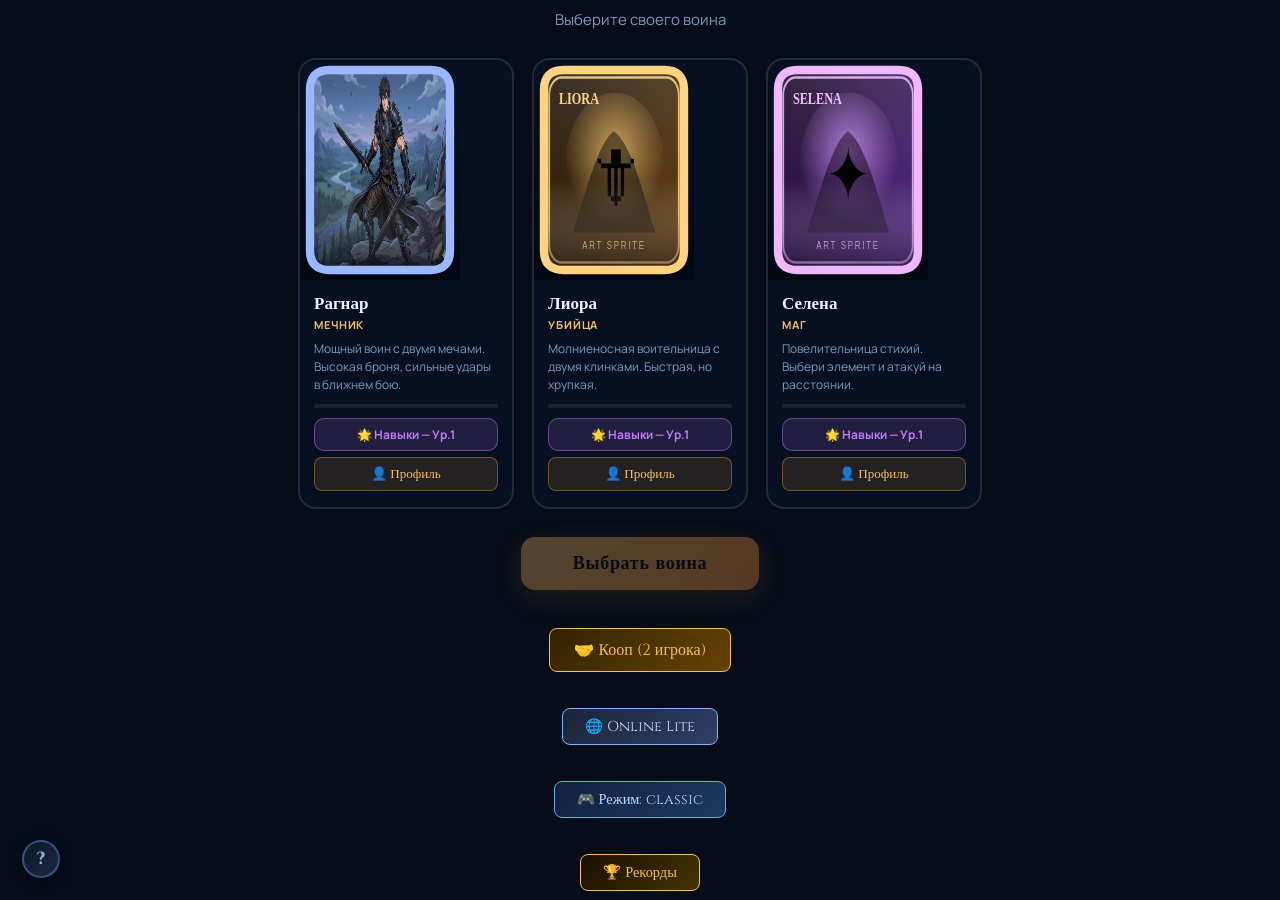
<file: index.html>
<!doctype html>
<html lang="ru">
<head>
  <meta charset="UTF-8" />
  <meta name="viewport" content="width=device-width, initial-scale=1.0" />
  <title>Клинок и Аркана</title>
  <link rel="preconnect" href="https://fonts.googleapis.com" />
  <link rel="preconnect" href="https://fonts.gstatic.com" crossorigin />
  <link href="https://fonts.googleapis.com/css2?family=Cinzel:wght@500;700&family=Manrope:wght@400;600;700;800&display=swap" rel="stylesheet" />
  <link rel="stylesheet" href="style.css" />
</head>
<body>

  <!-- ══ ГЛАВНОЕ МЕНЮ ══ -->
  <div id="menuScreen" class="screen active">
    <canvas id="menuBg"></canvas>
    <div class="menu-overlay">
      <div class="menu-logo">
        <p class="kicker">Тактическая Арена</p>
        <h1>Клинок и Аркана</h1>
        <p class="tagline">Выберите своего воина</p>
      </div>

      <div class="hero-select">
        <div class="hero-card" data-hero="knight">
          <canvas class="hero-preview" width="160" height="220"></canvas>
          <div class="hero-info">
            <h3>Рагнар</h3>
            <p class="hero-class">Мечник</p>
            <p class="hero-desc">Мощный воин с двумя мечами. Высокая броня, сильные удары в ближнем бою.</p>

            <div class="hero-xp-bar"><div class="hero-xp-fill" id="xpbar-knight" style="width:0%"></div></div>
            <button class="btn-skills" onclick="showSkillTree('knight')">🌟 Навыки <span id="sklv-knight"></span></button>
            <button class="btn-profile">👤 Профиль</button>
          </div>
        </div>

        <div class="hero-card" data-hero="assassin">
          <canvas class="hero-preview" width="160" height="220"></canvas>
          <div class="hero-info">
            <h3>Лиора</h3>
            <p class="hero-class">Убийца</p>
            <p class="hero-desc">Молниеносная воительница с двумя клинками. Быстрая, но хрупкая.</p>

            <div class="hero-xp-bar"><div class="hero-xp-fill" id="xpbar-assassin" style="width:0%"></div></div>
            <button class="btn-skills" onclick="showSkillTree('assassin')">🌟 Навыки <span id="sklv-assassin"></span></button>
            <button class="btn-profile">👤 Профиль</button>
          </div>
        </div>

        <div class="hero-card" data-hero="mage">
          <canvas class="hero-preview" width="160" height="220"></canvas>
          <div class="hero-info">
            <h3>Селена</h3>
            <p class="hero-class">Маг</p>
            <p class="hero-desc" id="mageDesc">Повелительница стихий. Выбери элемент и атакуй на расстоянии.</p>

            <div class="hero-xp-bar"><div class="hero-xp-fill" id="xpbar-mage" style="width:0%"></div></div>
            <button class="btn-skills" onclick="showSkillTree('mage')">🌟 Навыки <span id="sklv-mage"></span></button>
            <button class="btn-profile">👤 Профиль</button>
          </div>
        </div>
      </div>

      <button id="startBtn" class="btn-start" disabled>Выбрать воина</button>
      <button id="dungeonBtn" class="btn-start" disabled style="margin-top:8px;background:linear-gradient(135deg,#1a0828,#2d0a4e);border-color:#8844cc;box-shadow:0 0 18px #8844cc88;">⚔ Подземелье</button>
    </div>
  </div>

  <!-- ══ КНОПКА ПРАВИЛ ══ -->
  <button id="helpBtn" class="help-btn" title="Правила игры">?</button>

  <!-- ══ МОДАЛ ПРАВИЛ ══ -->
  <div id="helpModal" class="modal-backdrop" style="display:none">
    <div class="modal-box">
      <button class="modal-close" id="helpClose">×</button>
      <h2>Руководство игрока</h2>

      <div class="rules-section">
        <div class="rules-icon">⚔️</div>
        <div>
          <strong>Цель</strong>
          <p>Выживай волна за волной, побеждая всех монстров. Каждые 5 волн — босс.
          После волны выбирай улучшение для героя.</p>
        </div>
      </div>

      <div class="rules-section">
        <div class="rules-icon">🏃</div>
        <div>
          <strong>Движение</strong>
          <p><kbd>WASD</kbd> или <kbd>↑↓←→</kbd> — перемещение по арене.<br>
          <kbd>Shift</kbd> — перекат с <strong>0.3 с неуязвимости</strong>. Используй чтобы уйти от удара.</p>
        </div>
      </div>

      <div class="rules-section">
        <div class="rules-icon">🗡️</div>
        <div>
          <strong>Бой</strong>
          <p><kbd>ЛКМ</kbd> или <kbd>Пробел</kbd> — атака в ближнем бою.<br>
          3 удара подряд — <strong>КОМБО</strong> ×2.2 урон!<br>
          Маг атакует снарядами на расстоянии.</p>
        </div>
      </div>

      <div class="rules-section">
        <div class="rules-icon">✨</div>
        <div>
          <strong>Способности</strong>
          <p><kbd>Q</kbd> — способность 1, <kbd>E</kbd> — способность 2.<br>
          Каждая имеет кулдаун (чёрная полоска на иконке).</p>
        </div>
      </div>

      <div class="rules-section">
        <div class="rules-icon">💎</div>
        <div>
          <strong>Прокачка</strong>
          <p>За убийства монстров и боссов получай ОПыт и повышай УРОВЕНь.<br>
          Каждый уровень: <strong>+15% HP</strong>, <strong>+10% атака</strong>.
          Монстры иногда бросают монеты 🪙 или зелье 🧄.</p>
        </div>
      </div>

      <div class="rules-section">
        <div class="rules-icon">👥</div>
        <div>
          <strong>Кооператив</strong>
          <p>Нажми <em>"🤝 Кооп"</em> для игры вдвоём на одной клавиатуре.<br>
          P2: <kbd>IJKL</kbd> движение, <kbd>L</kbd> атака, <kbd>U</kbd>/<kbd>O</kbd> способности, <kbd>P</kbd> перекат.</p>
        </div>
      </div>

      <div class="rules-section">
        <div class="rules-icon">🏙️</div>
        <div>
          <strong>Арены</strong>
          <p>Арена меняется после каждой волны: <strong>Замок</strong>, <strong>Подземелье</strong>, <strong>Лес</strong>.<br>
          Враги становятся сильнее с каждой волной.</p>
        </div>
      </div>

      <button class="modal-ok" id="helpOk">Понятно!</button>
    </div>
  </div>

  <!-- ══ ИГРОВОЙ ЭКРАН ══ -->
  <div id="gameScreen" class="screen">
    <div class="game-hud">
      <div class="hud-left">
        <div class="hud-hero">
          <div class="hud-portrait" id="hudPortrait"><div class="hud-lv-badge" id="hudLevel">Lv.1</div></div>
          <div class="hud-bars">
            <div class="hud-name" id="hudName">—</div>
            <div class="bar-row"><span>HP</span>
              <div class="bar-wrap"><div id="hpBar" class="bar hp-bar" style="width:100%"></div></div>
              <span id="hpVal">—</span>
            </div>
            <div class="bar-row" id="mpRow"><span id="resourceLabel">MP</span>
              <div class="bar-wrap"><div id="mpBar" class="bar mp-bar" style="width:100%"></div></div>
              <span id="mpVal">—</span>
            </div>
            <div class="bar-row" id="xpRow"><span>XP</span>
              <div class="bar-wrap"><div id="xpBar" class="bar xp-bar" style="width:0%"></div></div>
              <span id="xpVal">0/100</span>
            </div>
          </div>
        </div>
        <div class="abilities">
          <div class="ability" id="ab1"><kbd>Q</kbd><span id="ab1Name">—</span><div class="cd-overlay" id="ab1Cd"></div></div>
          <div class="ability" id="ab2"><kbd>E</kbd><span id="ab2Name">—</span><div class="cd-overlay" id="ab2Cd"></div></div>
        </div>
      </div>
      <div class="hud-center" id="waveInfo">
        <div class="badge">Волна <span id="waveNum">1</span></div>
        <div class="badge">Монстров: <span id="mobCount">0</span></div>
      </div>
      <div class="hud-right">
        <button id="camModeBtn" class="btn-hud">Камера: Сзади</button>
        <div class="cam-zoom-box">
          <button id="camZoomOut" class="btn-hud cam-zoom-btn">-</button>
          <span id="camZoomVal" class="cam-zoom-val">100%</span>
          <button id="camZoomIn" class="btn-hud cam-zoom-btn">+</button>
        </div>
        <button id="menuBtn" class="btn-hud">Меню</button>
      </div>
    </div>

    <canvas id="arena" width="1100" height="620"></canvas>

    <div class="controls-hint">
      <span><kbd>WASD</kbd> / <kbd>↑↓←→</kbd> движение</span>
      <span><kbd>ЛКМ</kbd> / <kbd>Пробел</kbd> атака</span>
      <span><kbd>Shift</kbd> перекат</span>
      <span><kbd>Q</kbd> способность 1</span>
      <span><kbd>E</kbd> способность 2</span>
      <span><kbd>R</kbd>/<kbd>F</kbd> доп.навыки</span>
      <span><kbd>G</kbd> умение оружия</span>
      <span><kbd>1-4</kbd> зелья</span>
      <span><kbd>Tab</kbd> инвентарь</span>
      <span><kbd>C</kbd> смена камеры</span>
      <span><kbd>[</kbd>/<kbd>]</kbd> зум</span>
      <span class="hint-sep">Подойди к врагу — бой начнётся!</span>
    </div>
    <div class="controls-variants">
      <div class="cv-title">Варианты управления</div>
      <div class="cv-grid">
        <div class="cv-col">
          <div class="cv-label">🎮 Классика</div>
          <div><kbd>WASD</kbd> движение</div>
          <div><kbd>Пробел</kbd> / <kbd>ЛКМ</kbd> атака</div>
          <div><kbd>Q</kbd> / <kbd>E</kbd> способности</div>
          <div><kbd>Shift</kbd> перекат</div>
        </div>
        <div class="cv-col">
          <div class="cv-label">🎯 Стрелки</div>
          <div><kbd>↑↓←→</kbd> движение</div>
          <div><kbd>ЛКМ</kbd> атака</div>
          <div><kbd>Q</kbd> / <kbd>E</kbd> способности</div>
          <div><kbd>Shift</kbd> перекат</div>
        </div>
        <div class="cv-col">
          <div class="cv-label">👥 P2 (кооп)</div>
          <div><kbd>IJKL</kbd> движение</div>
          <div><kbd>L</kbd> атака</div>
          <div><kbd>U</kbd> / <kbd>O</kbd> способности</div>
          <div><kbd>P</kbd> перекат</div>
        </div>
      </div>
    </div>

    <div id="log" class="log"></div>
  </div>

  <!-- ══ SKILL TREE MODAL ══ -->
  <div id="skillModal">
    <div class="skill-tree-box">
      <div class="skill-tree-header">
        <span class="skill-tree-title">Древо навыков</span>
        <span class="skill-hero-lv" id="skillHeroLv">Ур. 1</span>
        <span class="skill-sp-badge" id="skillSPBadge">⭐ 0</span>
        <button class="skill-close" id="skillCloseBtn">×</button>
      </div>
      <div class="skill-xp-bar"><div class="skill-xp-fill" id="skillXpFill" style="width:0%"></div></div>
      <div class="skill-tree-content" id="skillTreeContent"></div>
    </div>
  </div>

  <!-- ══ MOBILE CONTROLS ══ -->
  <div id="mobileControls">
    <div id="joyArea"><div id="joyKnob"></div></div>
    <div id="mobileButtons">
      <button class="mb-btn" id="mb-atk">⚔</button>
      <button class="mb-btn" id="mb-q">Q</button>
      <button class="mb-btn" id="mb-e">E</button>
      <button class="mb-btn" id="mb-dodge">↻</button>
    </div>
  </div>

  <script src="game.js"></script>

</body>
</html>
</file>
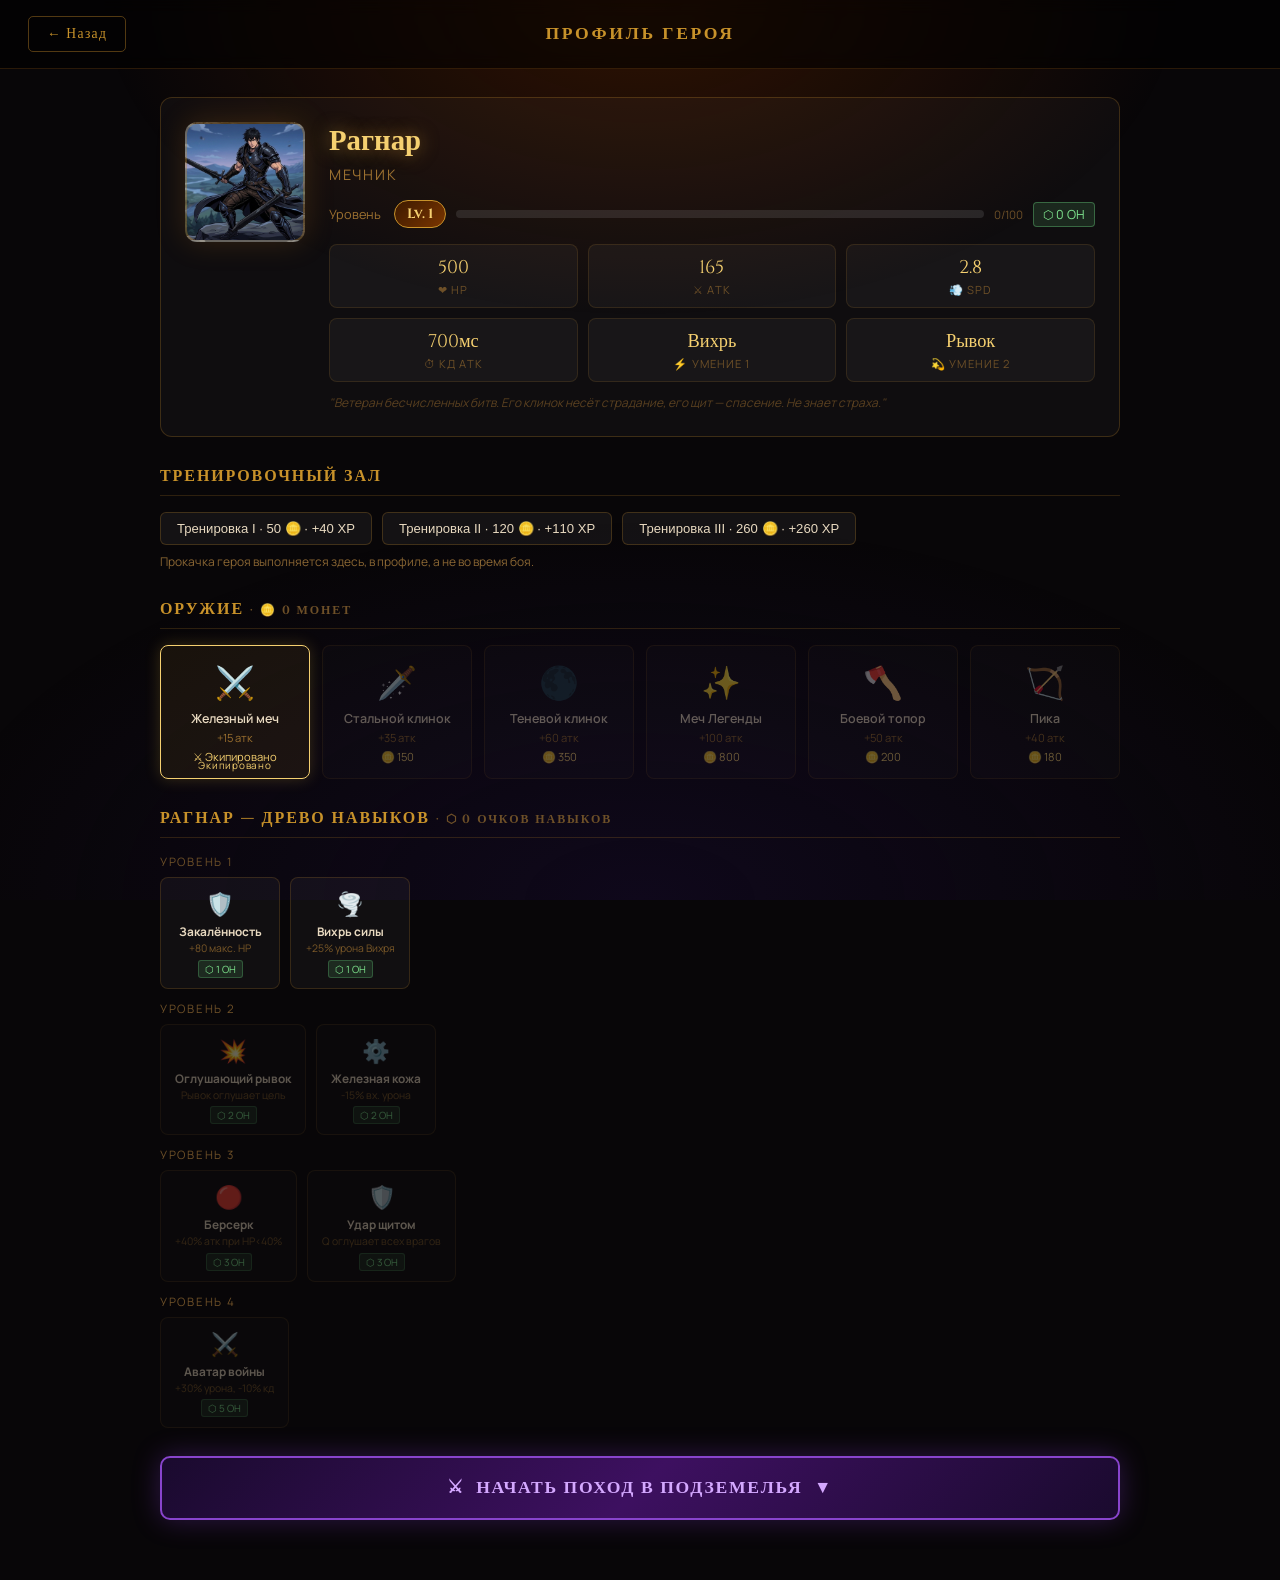
<file: hero.html>
<!DOCTYPE html>
<html lang="ru">
<head>
<meta charset="UTF-8">
<meta name="viewport" content="width=device-width, initial-scale=1.0, user-scalable=no">
<title>Профиль героя — Победа или смерть</title>
<link rel="preconnect" href="https://fonts.googleapis.com">
<link rel="preconnect" href="https://fonts.gstatic.com" crossorigin>
<link href="https://fonts.googleapis.com/css2?family=Cinzel:wght@400;700;900&family=Manrope:wght@400;600;700&display=swap" rel="stylesheet">
<style>
  *{ margin:0; padding:0; box-sizing:border-box; }
  html,body{ width:100%; min-height:100%; background:#080608; color:#e8d9c0; font-family:'Manrope',sans-serif; overflow-x:hidden; }

  /* ─── Фон ─── */
  body::before{
    content:'';
    position:fixed; inset:0;
    background:
      radial-gradient(ellipse 60% 50% at 50% 0%, rgba(80,30,0,.55) 0%, transparent 70%),
      radial-gradient(ellipse 80% 60% at 50% 100%, rgba(20,10,40,.6) 0%, transparent 70%);
    z-index:0; pointer-events:none;
  }

  /* ─── Шапка ─── */
  header{
    position:relative; z-index:10;
    display:flex; align-items:center; justify-content:space-between;
    padding:16px 28px;
    border-bottom:1px solid rgba(200,120,30,.2);
    background:rgba(0,0,0,.55);
    backdrop-filter:blur(8px);
  }
  .back-btn{
    background:none; border:1px solid rgba(200,140,40,.4); border-radius:5px;
    color:#c8922a; font-family:'Cinzel',serif; font-size:.85rem;
    padding:8px 18px; cursor:pointer; letter-spacing:.1em;
    transition:.15s; text-decoration:none; display:inline-block;
  }
  .back-btn:hover{ border-color:#c8922a; background:rgba(200,140,40,.08); }
  .header-title{
    font-family:'Cinzel',serif; font-weight:700; font-size:1.1rem;
    color:#c8922a; letter-spacing:.15em; text-transform:uppercase;
    position:absolute; left:50%; transform:translateX(-50%);
  }

  /* ─── Главный контейнер ─── */
  .page{ position:relative; z-index:1; max-width:1000px; margin:0 auto; padding:28px 20px 60px; }

  /* ─── Карточка персонажа ─── */
  .hero-card{
    display:flex; gap:24px; align-items:flex-start;
    background:rgba(255,255,255,.03);
    border:1px solid rgba(200,140,40,.25);
    border-radius:12px; padding:24px;
    margin-bottom:28px;
  }
  @media(max-width:600px){
    .hero-card{ flex-direction:column; align-items:center; }
  }
  .hero-avatar{
    width:120px; height:120px; flex-shrink:0;
    background:rgba(200,120,20,.12);
    border:2px solid rgba(200,140,40,.35);
    border-radius:12px;
    display:flex; align-items:center; justify-content:center;
    font-size:3.8rem;
    box-shadow:0 0 30px rgba(200,120,20,.2);
  }
  .hero-avatar.has-art{
    background-size:cover;
    background-position:center;
    color:transparent;
    overflow:hidden;
  }
  .hero-info{ flex:1; }
  .hero-name{
    font-family:'Cinzel',serif; font-weight:700;
    font-size:1.8rem; color:#f5d070;
    text-shadow:0 0 18px rgba(245,180,60,.5);
    margin-bottom:4px;
  }
  .hero-role{ color:#9b7030; font-size:.9rem; letter-spacing:.12em; text-transform:uppercase; margin-bottom:16px; }

  /* XP бар */
  .xp-row{ display:flex; align-items:center; gap:10px; margin-bottom:16px; }
  .xp-label{ font-size:.8rem; color:#9b7030; min-width:55px; }
  .xp-bar{ flex:1; height:8px; background:rgba(255,255,255,.1); border-radius:4px; overflow:hidden; }
  .xp-fill{ height:100%; background:linear-gradient(90deg,#c8922a,#ffd700); border-radius:4px; transition:width .5s; }
  .level-badge{
    background:linear-gradient(135deg,#3d1a00,#7a3500);
    border:1px solid #c8922a; border-radius:20px;
    color:#f5d070; font-family:'Cinzel',serif; font-weight:700;
    font-size:.85rem; padding:4px 12px; white-space:nowrap;
  }
  .sp-badge{
    background:rgba(100,200,120,.15);
    border:1px solid rgba(100,200,120,.4);
    color:#80e890; font-size:.78rem;
    border-radius:4px; padding:3px 9px; cursor:default;
  }

  /* Статы */
  .stats-grid{ display:grid; grid-template-columns:repeat(3,1fr); gap:10px; margin-top:4px; }
  @media(max-width:400px){ .stats-grid{ grid-template-columns:repeat(2,1fr); } }
  .stat-item{
    background:rgba(255,255,255,.04); border:1px solid rgba(200,140,40,.15);
    border-radius:8px; padding:10px 12px; text-align:center;
  }
  .stat-item .si-val{ font-family:'Cinzel',serif; font-size:1.15rem; color:#f5d070; }
  .stat-item .si-lbl{ font-size:.7rem; color:#6e5028; text-transform:uppercase; letter-spacing:.1em; margin-top:2px; }

  /* ─── Секции ─── */
  .section-title{
    font-family:'Cinzel',serif; font-weight:700; font-size:1rem;
    color:#c8922a; letter-spacing:.12em; text-transform:uppercase;
    border-bottom:1px solid rgba(200,140,40,.2); padding-bottom:8px; margin-bottom:16px;
  }
  .section{ margin-bottom:28px; }

  /* ─── Оружие ─── */
  .weapon-grid{ display:grid; grid-template-columns:repeat(auto-fill, minmax(140px,1fr)); gap:12px; }
  .weapon-card{
    background:rgba(255,255,255,.04); border:1px solid rgba(200,140,40,.2);
    border-radius:8px; padding:14px 10px; text-align:center;
    cursor:pointer; transition:.18s; position:relative;
  }
  .weapon-card:hover{ border-color:#c8922a; background:rgba(200,140,40,.08); }
  .weapon-card.equipped{
    border-color:#f5d070; background:rgba(245,200,60,.07);
    box-shadow:0 0 16px rgba(245,200,60,.2);
  }
  .weapon-card.equipped::after{
    content:'Экипировано'; position:absolute; bottom:6px; left:0; right:0;
    font-size:.62rem; color:#f5d070; letter-spacing:.08em;
  }
  .weapon-icon{ font-size:2rem; margin-bottom:6px; }
  .weapon-name{ font-size:.78rem; color:#e8d9c0; font-weight:600; }
  .weapon-stat{ font-size:.7rem; color:#9b7030; margin-top:3px; }
  .weapon-cost{ font-size:.7rem; color:#f5d070; margin-top:4px; }
  .weapon-locked{ opacity:.4; cursor:not-allowed; }

  /* ─── Дерево навыков ─── */
  .skill-tier{ margin-bottom:12px; }
  .tier-label{ font-size:.72rem; color:#6e5028; text-transform:uppercase; letter-spacing:.15em; margin-bottom:8px; }
  .skill-row{ display:flex; flex-wrap:wrap; gap:10px; }
  .skill-node{
    background:rgba(255,255,255,.04); border:1px solid rgba(200,140,40,.2);
    border-radius:8px; padding:10px 14px; min-width:120px; max-width:180px;
    cursor:pointer; transition:.18s; position:relative; text-align:center;
  }
  .skill-node:hover:not(.locked):not(.unlocked){ border-color:#c8922a; background:rgba(200,140,40,.1); }
  .skill-node.unlocked{ border-color:#80e890; background:rgba(100,200,120,.06); }
  .skill-node.locked{ opacity:.38; cursor:not-allowed; }
  .skill-node .sn-icon{ font-size:1.4rem; }
  .skill-node .sn-name{ font-size:.74rem; font-weight:700; color:#e8d9c0; margin:4px 0 2px; }
  .skill-node .sn-desc{ font-size:.65rem; color:#7a5828; line-height:1.3; }
  .skill-node .sn-cost{
    display:inline-block; background:rgba(100,200,120,.15); border:1px solid rgba(100,200,120,.3);
    color:#80e890; font-size:.62rem; border-radius:3px; padding:1px 6px; margin-top:4px;
  }
  .skill-node.unlocked .sn-cost{ background:rgba(100,200,120,.25); color:#afffbb; }

  /* Мага — выбор элемента */
  .element-picker{ display:flex; flex-wrap:wrap; gap:8px; margin-bottom:18px; }
  .el-btn{
    background:rgba(255,255,255,.05); border:1px solid rgba(200,140,40,.25);
    border-radius:6px; padding:8px 16px; cursor:pointer;
    font-size:.82rem; color:#e8d9c0; transition:.15s;
  }
  .el-btn:hover{ border-color:#c8922a; }
  .el-btn.active{ border-color:var(--ec); background:rgba(255,255,255,.08); color:var(--ec); box-shadow:0 0 14px color-mix(in srgb,var(--ec) 40%,transparent); }

  /* ─── Кнопка похода ─── */
  .dungeon-btn{
    display:block; width:100%; padding:18px;
    background:linear-gradient(135deg,#1a0a2e 0%,#3d1060 50%,#1a0a2e 100%);
    border:2px solid #8844cc; border-radius:10px;
    color:#d4a8ff; font-family:'Cinzel',serif; font-weight:700;
    font-size:1.1rem; letter-spacing:.1em; text-transform:uppercase;
    cursor:pointer; transition:.18s;
    box-shadow:0 0 28px rgba(136,60,220,.3);
    text-align:center; text-decoration:none;
  }
  .dungeon-btn:hover{ box-shadow:0 0 44px rgba(180,80,255,.5); transform:scale(1.02); border-color:#b36eff; }
  .dungeon-btn:active{ transform:scale(.98); }

  /* Toast */
  #toast{
    position:fixed; bottom:32px; left:50%; transform:translateX(-50%) translateY(40px);
    background:rgba(20,10,40,.9); border:1px solid #8844cc; border-radius:8px;
    padding:10px 24px; color:#d4a8ff; font-size:.85rem; letter-spacing:.06em;
    transition:.3s; opacity:0; pointer-events:none; z-index:999; white-space:nowrap;
  }
  #toast.show{ opacity:1; transform:translateX(-50%) translateY(0); }
</style>
</head>
<body>

<header>
  <a class="back-btn" href="index.html">← Назад</a>
  <span class="header-title">Профиль героя</span>
</header>

<div class="page" id="heroPage">
  <!-- Заполняется JavaScript -->
</div>

<div id="toast"></div>

<script>
// ─────────────────────────────────────────────────
// Данные персонажей
// ─────────────────────────────────────────────────
const HERO_DATA = {
  knight: {
    key:'knight', name:'Рагнар', role:'Мечник', portrait:'⚔️',
    color:'#73a5ff',
    hp:500, spd:2.8, atk:[150,150], atkRange:1.25, atkCd:700,
    ab1Name:'Вихрь', ab2Name:'Рывок',
    lore:'Ветеран бесчисленных битв. Его клинок несёт страдание, его щит — спасение. Не знает страха.',
  },
  assassin: {
    key:'assassin', name:'Тень', role:'Убийца', portrait:'🗡️',
    color:'#cc44aa',
    hp:320, spd:3.8, atk:[120,180], atkRange:1.1, atkCd:500,
    ab1Name:'Яд', ab2Name:'Тень',
    lore:'Призрак в ночи. Прежде чем враг осознаёт угрозу — он уже мёртв. Смерть — её ремесло.',
  },
  mage: {
    key:'mage', name:'Аркана', role:'Маг', portrait:'🔮',
    color:'#ff6633',
    hp:280, spd:3.0, atk:[100,160], atkRange:3.5, atkCd:900,
    ab1Name:'Огненный шар', ab2Name:'Метеор',
    lore:'Мастер стихий. Каждое её слово — заклинание, каждый жест — катастрофа для врагов.',
  },
};

const MAGE_ELEMENTS = {
  fire:  { color:'#ff6633', name:'Огонь',  icon:'🔥', ab1:'Огненный шар',   ab2:'Метеор' },
  water: { color:'#44aaff', name:'Вода',   icon:'💧', ab1:'Ледяной болт',   ab2:'Приливная волна' },
  earth: { color:'#88bb44', name:'Земля',  icon:'🌍', ab1:'Каменный бросок',ab2:'Землетрясение' },
  air:   { color:'#c8e8ff', name:'Воздух', icon:'💨', ab1:'Ветряной порез', ab2:'Торнадо' },
};

// Оружие
const WEAPONS = {
  knight: [
    { id:'sw_iron',   name:'Железный меч',  icon:'⚔️',  bonus:'+15 атк', atk:15, cost:0,    desc:'Стартовое оружие' },
    { id:'sw_steel',  name:'Стальной клинок',icon:'🗡️', bonus:'+35 атк', atk:35, cost:150,   desc:'Прочный и острый' },
    { id:'sw_shadow', name:'Теневой клинок', icon:'🌑',  bonus:'+60 атк', atk:60, cost:350,   desc:'+10% шанс крита' },
    { id:'sw_legend', name:'Меч Легенды',    icon:'✨',  bonus:'+100 атк',atk:100,cost:800,   desc:'Оружие паладинов' },
    { id:'ax_war',    name:'Боевой топор',   icon:'🪓',  bonus:'+50 атк', atk:50, cost:200,   desc:'Медленный, но мощный' },
    { id:'sp_pike',   name:'Пика',           icon:'🏹',  bonus:'+40 атк', atk:40, cost:180,   desc:'+0.3 дальность' },
  ],
  assassin: [
    { id:'dg_basic',  name:'Кинжал',         icon:'🗡️', bonus:'+10 атк', atk:10, cost:0,    desc:'Стартовое оружие' },
    { id:'dg_poison', name:'Ядовитый кинжал', icon:'💚',  bonus:'+28 атк', atk:28, cost:130,   desc:'+яд при ударе' },
    { id:'dg_twin',   name:'Парные клинки',   icon:'⚔️',  bonus:'+45 атк', atk:45, cost:280,   desc:'+скорость атаки' },
    { id:'dg_void',   name:'Клинок пустоты',  icon:'🖤',  bonus:'+80 атк', atk:80, cost:600,   desc:'Игнорирует броню' },
    { id:'bow_short', name:'Короткий лук',    icon:'🏹',  bonus:'+35 атк', atk:35, cost:160,   desc:'Дальние атаки' },
    { id:'sc_fan',    name:'Веер сюрикенов',  icon:'⭐',  bonus:'+30 атк', atk:30, cost:200,   desc:'Атакует 3 цели' },
  ],
  mage: [
    { id:'st_wood',   name:'Деревянный жезл', icon:'🪄',  bonus:'+10 маг', atk:10, cost:0,    desc:'Стартовое оружие' },
    { id:'st_fire',   name:'Огненный посох',  icon:'🔥',  bonus:'+35 маг', atk:35, cost:140,   desc:'+ожог при ударе' },
    { id:'st_ice',    name:'Ледяной посох',   icon:'❄️',  bonus:'+30 маг', atk:30, cost:140,   desc:'+заморозка' },
    { id:'st_storm',  name:'Посох бури',      icon:'⚡',  bonus:'+55 маг', atk:55, cost:340,   desc:'+молния при крите' },
    { id:'st_arch',   name:'Архонский посох', icon:'💜',  bonus:'+90 маг', atk:90, cost:700,   desc:'Двойные заклинания' },
    { id:'tome_anc',  name:'Фолиант предков', icon:'📖',  bonus:'+40 маг', atk:40, cost:220,   desc:'-кд способностей' },
  ],
};

// Деревья навыков
const SKILL_TREES = {
  knight: { name:'Рагнар — Древо навыков', skills:[
    {id:'hp_boost',   tier:1, name:'Закалённость',   desc:'+80 макс. HP',            icon:'🛡️', req:[],           cost:1},
    {id:'whirl_dmg',  tier:1, name:'Вихрь силы',     desc:'+25% урона Вихря',         icon:'🌪️', req:[],           cost:1},
    {id:'rush_stun',  tier:2, name:'Оглушающий рывок',desc:'Рывок оглушает цель',     icon:'💥', req:['whirl_dmg'],cost:2},
    {id:'iron_skin',  tier:2, name:'Железная кожа',  desc:'-15% вх. урона',           icon:'⚙️', req:['hp_boost'], cost:2},
    {id:'berserker',  tier:3, name:'Берсерк',        desc:'+40% атк при HP<40%',      icon:'🔴', req:['rush_stun'],cost:3},
    {id:'shield_bash',tier:3, name:'Удар щитом',     desc:'Q оглушает всех врагов',   icon:'🛡️', req:['iron_skin'],cost:3},
    {id:'avatar_war', tier:4, name:'Аватар войны',   desc:'+30% урона, -10% кд',      icon:'⚔️', req:['berserker','shield_bash'],cost:5},
  ]},
  assassin: { name:'Тень — Древо навыков', skills:[
    {id:'spd_boost',  tier:1, name:'Гибкость',       desc:'+0.5 скорости',            icon:'💨', req:[],           cost:1},
    {id:'poison_plus',tier:1, name:'Сильный яд',     desc:'+50% урона яда',           icon:'☠️', req:[],           cost:1},
    {id:'backstab',   tier:2, name:'Удар в спину',   desc:'+80% урон первого удара',  icon:'🗡️', req:['spd_boost'],cost:2},
    {id:'shadow_step',tier:2, name:'Шаг тени',       desc:'E телепортирует за цель',  icon:'🌑', req:['spd_boost'],cost:2},
    {id:'lethal_poison',tier:3,name:'Смертельный яд',desc:'Яд снимает 8% HP/сек',     icon:'💚', req:['poison_plus'],cost:3},
    {id:'death_mark', tier:3, name:'Метка смерти',   desc:'x2 урона при HP<30%',      icon:'💀', req:['backstab'],  cost:3},
    {id:'shadowdancer',tier:4,name:'Танцор теней',   desc:'+60% крит, невидимость',   icon:'🌑', req:['death_mark','shadow_step'],cost:5},
  ]},
  mage_fire: { name:'Аркана — Огонь', skills:[
    {id:'fire_bow',   tier:1, name:'Огненный лук',   desc:'Прожигающий снаряд',       icon:'🏹', req:[],           cost:1},
    {id:'burn_chance',tier:1, name:'Поджог',         desc:'+35% шанс поджога',        icon:'🔥', req:[],           cost:1},
    {id:'fire_aura',  tier:2, name:'Огненная аура',  desc:'Враги рядом горят',        icon:'☀️', req:['fire_bow'], cost:2},
    {id:'fire_fist',  tier:2, name:'Огненный кулак', desc:'Q взрыв вокруг игрока',    icon:'👊', req:['burn_chance'],cost:2},
    {id:'fire_shield',tier:3, name:'Огненный щит',   desc:'Отражает 35% урона',       icon:'🔰', req:['fire_aura'],cost:3},
    {id:'meteor_plus',tier:3, name:'Мега-метеор',    desc:'+50% урона метеора',       icon:'☄️', req:['fire_fist'],cost:3},
    {id:'inferno',    tier:4, name:'Инферно',        desc:'Поджигает всё поле боя',   icon:'🌋', req:['fire_shield','meteor_plus'],cost:5},
  ]},
  mage_water: { name:'Аркана — Вода', skills:[
    {id:'ice_bolt',   tier:1, name:'Ледяной болт',   desc:'-20% скорости цели',       icon:'🧊', req:[],           cost:1},
    {id:'heal_wave',  tier:1, name:'Волна лечения',  desc:'Q восстанавливает 80 HP',   icon:'💙', req:[],           cost:1},
    {id:'water_shield',tier:2,name:'Водный щит',     desc:'-12% вх. урона',           icon:'🛡️', req:['ice_bolt'], cost:2},
    {id:'frost_nova', tier:2, name:'Ледяная нова',   desc:'Замораживает врагов рядом',icon:'❄️', req:['heal_wave'],cost:2},
    {id:'tidal_wave', tier:3, name:'Прилив',         desc:'E отбрасывает всех',       icon:'🌊', req:['water_shield'],cost:3},
    {id:'ice_armor',  tier:3, name:'Ледяная броня',  desc:'Атакующий получает заморозку',icon:'🧊',req:['frost_nova'],cost:3},
    {id:'absolute_zero',tier:4,name:'Абсолютный ноль',desc:'Замораживает поле на 4с', icon:'🌨️', req:['tidal_wave','ice_armor'],cost:5},
  ]},
  mage_earth: { name:'Аркана — Земля', skills:[
    {id:'stone_throw',tier:1, name:'Каменный бросок',desc:'+20 урона заклинания',     icon:'🪨', req:[],           cost:1},
    {id:'earth_armor',tier:1, name:'Земляной щит',   desc:'-10% вх. урона',           icon:'🛡️', req:[],           cost:1},
    {id:'thorns',     tier:2, name:'Шипы',           desc:'Отражает 20% урона',       icon:'🌵', req:['earth_armor'],cost:2},
    {id:'tremor',     tier:2, name:'Толчок земли',   desc:'Замедляет и оглушает',     icon:'🌋', req:['stone_throw'],cost:2},
    {id:'boulder',    tier:3, name:'Валун',          desc:'Огромный камень-снаряд',   icon:'🪨', req:['tremor'],    cost:3},
    {id:'stone_skin', tier:3, name:'Каменная кожа',  desc:'-25% вх. урона',           icon:'🗿', req:['thorns'],    cost:3},
    {id:'earthquake', tier:4, name:'Землетрясение',  desc:'AOE оглушение всех',       icon:'💥', req:['boulder','stone_skin'],cost:5},
  ]},
  mage_air: { name:'Аркана — Воздух', skills:[
    {id:'wind_slash', tier:1, name:'Ветряной порез', desc:'+15% скорость снарядов',   icon:'💨', req:[],           cost:1},
    {id:'haste',      tier:1, name:'Ускорение',      desc:'+0.4 скорости',            icon:'⚡', req:[],           cost:1},
    {id:'lightning',  tier:2, name:'Молния',         desc:'Атаки иногда оглушают',    icon:'⚡', req:['wind_slash'],cost:2},
    {id:'tornado',    tier:2, name:'Торнадо',        desc:'Затягивает врагов к центру',icon:'🌀',req:['haste'],     cost:2},
    {id:'storm_aura', tier:3, name:'Аура шторма',    desc:'Молнии бьют рядом стоящих',icon:'🌩️',req:['lightning'],cost:3},
    {id:'chain_lightning',tier:3,name:'Цепная молния',desc:'Молния прыгает на 3 цели',icon:'⚡',req:['tornado'],   cost:3},
    {id:'cyclone',    tier:4, name:'Циклон',         desc:'Гигантский торнадо на поле',icon:'🌪️',req:['storm_aura','chain_lightning'],cost:5},
  ]},
};

const HERO_SAVE_KEY = 'kia_hero_progress';
const HERO_ART = {
  knight:{ src:'image/Gemini_Generated_Image_l80991l80991l809.png', label:'RAGNAR', icon:'⚔', bg1:'#111725', bg2:'#293f73', frame:'#9ab8ff', glow:'#87a6ff' },
  assassin:{ label:'LIORA', icon:'🗡', bg1:'#1b140a', bg2:'#6d4517', frame:'#ffd37f', glow:'#f5c36a' },
  mage:{ label:'SELENA', icon:'✦', bg1:'#170a23', bg2:'#5c2d8e', frame:'#f0b7ff', glow:'#d495ff' },
};
function escSvg(text){
  return String(text||'')
    .replace(/&/g,'&amp;')
    .replace(/</g,'&lt;')
    .replace(/>/g,'&gt;')
    .replace(/\"/g,'&quot;')
    .replace(/'/g,'&#39;');
}
function heroArtUrl(key){
  const meta=HERO_ART[key]||HERO_ART.knight;
  if(meta.src) return meta.src;
  if(!meta.dataUrl){
    const svg="<svg xmlns='http://www.w3.org/2000/svg' viewBox='0 0 320 320'>"
      +"<defs><linearGradient id='g' x1='0' y1='0' x2='1' y2='1'><stop offset='0%' stop-color='"+meta.bg1+"'/><stop offset='100%' stop-color='"+meta.bg2+"'/></linearGradient><radialGradient id='r' cx='50%' cy='42%' r='52%'><stop offset='0%' stop-color='"+meta.glow+"' stop-opacity='.75'/><stop offset='100%' stop-color='"+meta.glow+"' stop-opacity='0'/></radialGradient></defs>"
      +"<rect width='320' height='320' rx='36' fill='url(#g)'/><rect x='12' y='12' width='296' height='296' rx='28' fill='none' stroke='"+meta.frame+"' stroke-width='4'/><circle cx='162' cy='148' r='112' fill='url(#r)'/>"
      +"<path d='M66 260 C102 182 124 116 160 98 C196 116 222 182 254 260' fill='"+meta.bg1+"' fill-opacity='.58'/><text x='34' y='54' font-family='Cinzel, serif' font-size='28' font-weight='700' fill='"+meta.frame+"'>"+escSvg(meta.label)+"</text><text x='160' y='210' text-anchor='middle' font-size='120' font-family='Segoe UI Emoji, Apple Color Emoji, sans-serif'>"+escSvg(meta.icon)+"</text></svg>";
    meta.dataUrl='data:image/svg+xml;charset=UTF-8,'+encodeURIComponent(svg);
  }
  return meta.dataUrl;
}

// ─────────────────────────────────────────────────
// Загрузка / сохранение
// ─────────────────────────────────────────────────
function loadProgress(){
  try{
    const d = JSON.parse(localStorage.getItem(HERO_SAVE_KEY)||'{}');
    return {
      knight:   Object.assign({level:1,xp:0,sp:0,unlocked:[],weapon:'sw_iron',  coins:0},d.knight||{}),
      assassin: Object.assign({level:1,xp:0,sp:0,unlocked:[],weapon:'dg_basic', coins:0},d.assassin||{}),
      mage:     Object.assign({level:1,xp:0,sp:0,unlocked:[],weapon:'st_wood',  coins:0,element:'fire'},d.mage||{}),
    };
  }catch(e){
    return {
      knight:  {level:1,xp:0,sp:0,unlocked:[],weapon:'sw_iron',  coins:0},
      assassin:{level:1,xp:0,sp:0,unlocked:[],weapon:'dg_basic', coins:0},
      mage:    {level:1,xp:0,sp:0,unlocked:[],weapon:'st_wood',  coins:0,element:'fire'},
    };
  }
}

function saveProgress(data){
  localStorage.setItem(HERO_SAVE_KEY, JSON.stringify(data));
}

function xpForLevel(lv){ return 100+(lv-1)*80; }

// ─────────────────────────────────────────────────
// Параметры из URL: ?hero=knight
// ─────────────────────────────────────────────────
const params = new URLSearchParams(location.search);
let heroKey   = params.get('hero') || 'knight';
if(!HERO_DATA[heroKey]) heroKey = 'knight';

let progress  = loadProgress();
let heroData  = HERO_DATA[heroKey];
let heroP     = progress[heroKey];

// ─────────────────────────────────────────────────
// Рендер страницы
// ─────────────────────────────────────────────────
function getSkillTreeKey(){
  if(heroKey==='mage') return 'mage_'+(heroP.element||'fire');
  return heroKey;
}

function render(){
  heroP = progress[heroKey];
  const xpMax = xpForLevel(heroP.level);
  const xpPct = Math.min(100, Math.round(heroP.xp/xpMax*100));
  const tree   = SKILL_TREES[getSkillTreeKey()];
  const weapons = WEAPONS[heroKey];

  // Вычислить бонус оружия
  const equippedW = weapons.find(w=>w.id===heroP.weapon) || weapons[0];
  const totalAtk = heroData.atk[0] + (equippedW?equippedW.atk:0);

  // Элементы для мага
  let elPickerHTML = '';
  if(heroKey==='mage'){
    elPickerHTML = `<div class="section">
      <div class="section-title">Стихия магии</div>
      <div class="element-picker">
        ${Object.entries(MAGE_ELEMENTS).map(([k,el])=>`
          <button class="el-btn${heroP.element===k?' active':''}"
            style="--ec:${el.color}"
            onclick="setElement('${k}')">${el.icon} ${el.name}</button>
        `).join('')}
      </div>
    </div>`;
  }

  // Тиры навыков
  const tiers = [1,2,3,4];
  const skillsHTML = tiers.map(tier=>{
    const nodes = tree.skills.filter(s=>s.tier===tier);
    if(!nodes.length) return '';
    const nodesHTML = nodes.map(sk=>{
      const unlocked = heroP.unlocked.includes(sk.id);
      const reqMet   = sk.req.every(r=>heroP.unlocked.includes(r));
      const canBuy   = !unlocked && reqMet && heroP.sp>=sk.cost;
      const cls      = unlocked?'unlocked':(reqMet?'available':'locked');
      return `<div class="skill-node ${cls}" onclick="_onSkill('${sk.id}')">
        <div class="sn-icon">${sk.icon}</div>
        <div class="sn-name">${sk.name}</div>
        <div class="sn-desc">${sk.desc}</div>
        ${unlocked?`<span class="sn-cost">✓ Изучено</span>`:`<span class="sn-cost">⬡ ${sk.cost} ОН</span>`}
      </div>`;
    }).join('');
    return `<div class="skill-tier">
      <div class="tier-label">Уровень ${tier}</div>
      <div class="skill-row">${nodesHTML}</div>
    </div>`;
  }).join('');

  // Оружие
  const weaponsHTML = weapons.map(w=>{
    const equipped = (heroP.weapon===w.id);
    const owned    = (w.cost===0||(heroP.purchasedWeapons||[]).includes(w.id));
    const locked   = !owned;
    return `<div class="weapon-card${equipped?' equipped':''}${locked?' weapon-locked':''}"
        onclick="_onWeapon('${w.id}',${w.cost},${owned})">
        <div class="weapon-icon">${w.icon}</div>
        <div class="weapon-name">${w.name}</div>
        <div class="weapon-stat">${w.bonus}</div>
        <div class="weapon-cost">${owned?(equipped?'⚔ Экипировано':'Надеть'):`🪙 ${w.cost}`}</div>
      </div>`;
  }).join('');

  document.getElementById('heroPage').innerHTML = `
    <!-- ── Карточка персонажа ── -->
    <div class="hero-card">
      <div class="hero-avatar has-art" style="background-image:url('${heroArtUrl(heroKey)}')"></div>
      <div class="hero-info">
        <div class="hero-name">${heroData.name}</div>
        <div class="hero-role">${heroData.role}</div>

        <div class="xp-row">
          <span class="xp-label">Уровень</span>
          <span class="level-badge">Lv. ${heroP.level}</span>
          <div class="xp-bar"><div class="xp-fill" style="width:${xpPct}%"></div></div>
          <span style="font-size:.72rem;color:#6e5028;white-space:nowrap">${heroP.xp}/${xpMax}</span>
          <span class="sp-badge">⬡ ${heroP.sp} ОН</span>
        </div>

        <div class="stats-grid">
          <div class="stat-item"><div class="si-val">${heroData.hp + (heroP.level-1)*20}</div><div class="si-lbl">❤ HP</div></div>
          <div class="stat-item"><div class="si-val">${totalAtk}</div><div class="si-lbl">⚔ ATK</div></div>
          <div class="stat-item"><div class="si-val">${heroData.spd.toFixed(1)}</div><div class="si-lbl">💨 SPD</div></div>
          <div class="stat-item"><div class="si-val">${heroData.atkCd}мс</div><div class="si-lbl">⏱ КД ATK</div></div>
          <div class="stat-item"><div class="si-val">${heroData.ab1Name}</div><div class="si-lbl">⚡ Умение 1</div></div>
          <div class="stat-item"><div class="si-val">${heroData.ab2Name}</div><div class="si-lbl">💫 Умение 2</div></div>
        </div>
        <p style="font-size:.75rem;color:#5a4020;margin-top:12px;line-height:1.5;font-style:italic">"${heroData.lore}"</p>
      </div>
    </div>

    <!-- ── Элемент мага ── -->
    ${elPickerHTML}

    <div class="section">
      <div class="section-title">Тренировочный зал</div>
      <div style="display:flex;gap:10px;flex-wrap:wrap">
        <button class="el-btn" onclick="trainHero(1)">Тренировка I · 50 🪙 · +40 XP</button>
        <button class="el-btn" onclick="trainHero(2)">Тренировка II · 120 🪙 · +110 XP</button>
        <button class="el-btn" onclick="trainHero(3)">Тренировка III · 260 🪙 · +260 XP</button>
      </div>
      <p style="margin-top:8px;color:#8a6633;font-size:.75rem">Прокачка героя выполняется здесь, в профиле, а не во время боя.</p>
    </div>

    <!-- ── Оружие ── -->
    <div class="section">
      <div class="section-title">Оружие <span style="font-size:.75rem;color:#6e5028">· 🪙 ${heroP.coins} монет</span></div>
      <div class="weapon-grid">${weaponsHTML}</div>
    </div>

    <!-- ── Дерево навыков ── -->
    <div class="section">
      <div class="section-title">${tree.name} <span style="font-size:.75rem;color:#6e5028">· ⬡ ${heroP.sp} очков навыков</span></div>
      ${skillsHTML}
    </div>

    <!-- ── Кнопка похода ── -->
    <button class="dungeon-btn" onclick="startDungeon()">
      ⚔&nbsp;&nbsp;Начать поход в подземелья&nbsp;&nbsp;▼
    </button>
  `;
}

// ─────────────────────────────────────────────────
// Действия
// ─────────────────────────────────────────────────
window._onSkill = function(skillId){
  const tree = SKILL_TREES[getSkillTreeKey()];
  const sk   = tree.skills.find(s=>s.id===skillId);
  if(!sk) return;

  if(heroP.unlocked.includes(sk.id)){ toast('Уже изучено!'); return; }

  const reqMet = sk.req.every(r=>heroP.unlocked.includes(r));
  if(!reqMet){ toast('Сначала изучи необходимые навыки'); return; }

  if(heroP.sp < sk.cost){ toast(`Нужно ${sk.cost} ОН навыков — сейчас ${heroP.sp}`); return; }

  heroP.sp -= sk.cost;
  heroP.unlocked.push(sk.id);
  saveProgress(progress);
  toast(`Изучено: ${sk.name}!`);
  render();
};

window._onWeapon = function(weaponId, cost, owned){
  if(heroP.weapon===weaponId){ toast('Уже экипировано'); return; }

  if(!owned){
    if(heroP.coins < cost){ toast(`Нужно 🪙 ${cost} монет — есть ${heroP.coins}`); return; }
    heroP.coins -= cost;
    if(!heroP.purchasedWeapons) heroP.purchasedWeapons=[];
    heroP.purchasedWeapons.push(weaponId);
    toast('Оружие куплено!');
  }

  heroP.weapon = weaponId;
  saveProgress(progress);
  toast('Оружие экипировано ⚔');
  render();
};

window.setElement = function(el){
  heroP.element = el;
  const elData = MAGE_ELEMENTS[el];
  heroData.ab1Name = elData.ab1;
  heroData.ab2Name = elData.ab2;
  heroData.color   = elData.color;
  saveProgress(progress);
  render();
};

window.startDungeon = function(){
  // Сохраняем выбранного героя и флаг запуска подземелья
  localStorage.setItem('kia_chosen_hero', heroKey);
  localStorage.setItem('kia_start_dungeon', heroKey);
  location.href = 'index.html';
};

window.trainHero = function(tier){
  const plans={
    1:{cost:50,xp:40},
    2:{cost:120,xp:110},
    3:{cost:260,xp:260},
  };
  const plan=plans[tier]||plans[1];
  if(heroP.coins<plan.cost){
    toast(`Нужно ${plan.cost} 🪙, доступно ${heroP.coins}`);
    return;
  }
  heroP.coins-=plan.cost;
  heroP.xp+=plan.xp;
  let lvup=0;
  while(heroP.xp>=xpForLevel(heroP.level)){
    heroP.xp-=xpForLevel(heroP.level);
    heroP.level++;
    heroP.sp++;
    lvup++;
  }
  saveProgress(progress);
  if(lvup>0) toast(`Тренировка успешна! Уровней: +${lvup}`);
  else toast('Тренировка завершена: XP получен');
  render();
};

function toast(msg){
  const t = document.getElementById('toast');
  t.textContent = msg;
  t.classList.add('show');
  clearTimeout(t._timer);
  t._timer = setTimeout(()=>t.classList.remove('show'), 2400);
}

// ─────────────────────────────────────────────────
// Инициализация
// ─────────────────────────────────────────────────
render();
</script>
</body>
</html>
</file>
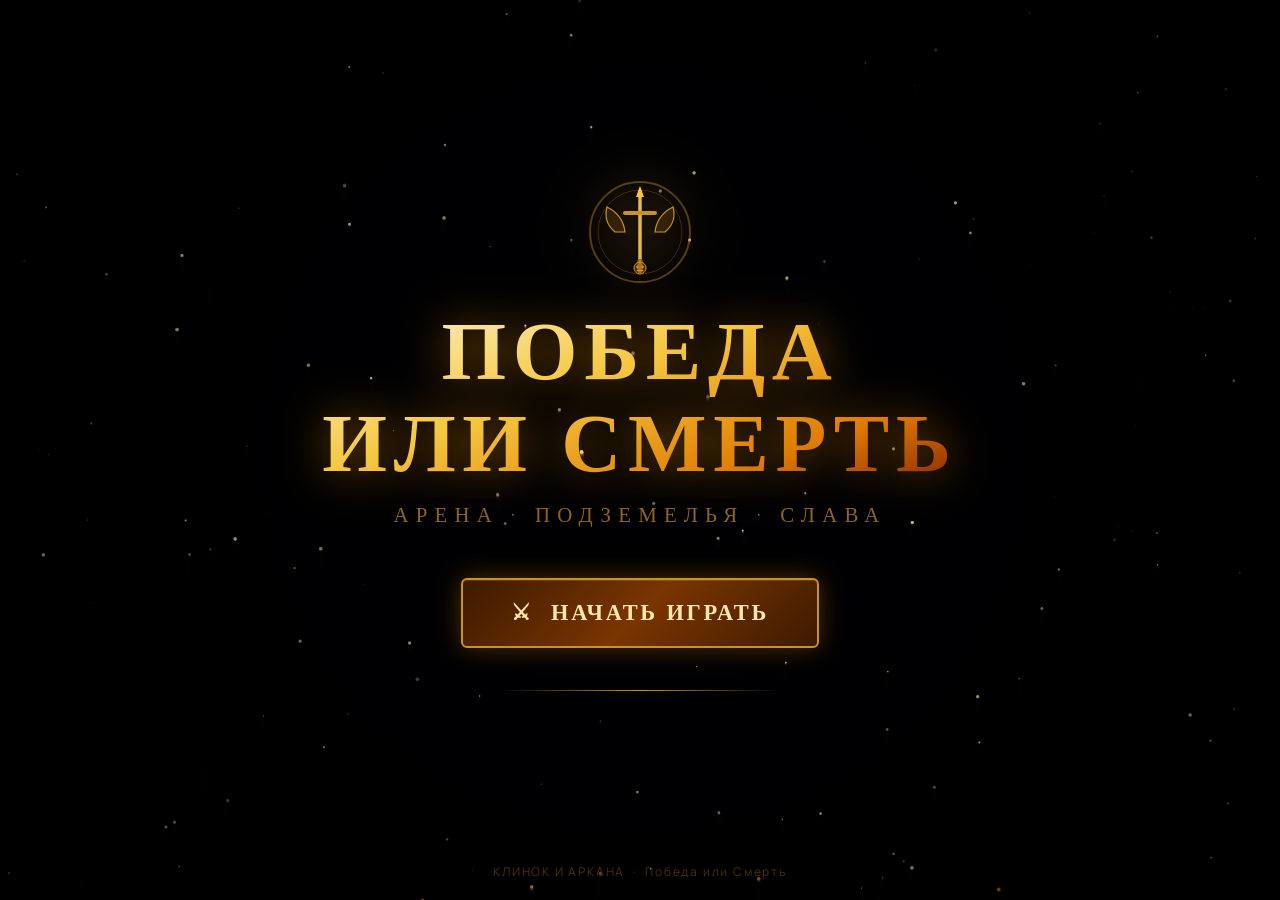
<file: menu.html>
<!DOCTYPE html>
<html lang="ru">
<head>
<meta charset="UTF-8">
<meta name="viewport" content="width=device-width, initial-scale=1.0, user-scalable=no">
<title>Победа или смерть</title>
<link rel="preconnect" href="https://fonts.googleapis.com">
<link rel="preconnect" href="https://fonts.gstatic.com" crossorigin>
<link href="https://fonts.googleapis.com/css2?family=Cinzel:wght@400;700;900&family=Manrope:wght@400;600&display=swap" rel="stylesheet">
<style>
  * { margin:0; padding:0; box-sizing:border-box; }

  html, body {
    width:100%; height:100%;
    background:#000;
    overflow:hidden;
    font-family:'Manrope', sans-serif;
  }

  /* ─── Фоновый холст с частицами ─── */
  #bgCanvas {
    position:fixed; inset:0;
    width:100%; height:100%;
    z-index:0;
  }

  /* ─── Основной контейнер ─── */
  .scene {
    position:relative; z-index:1;
    width:100%; height:100%;
    display:flex; flex-direction:column;
    align-items:center; justify-content:center;
    gap:0;
  }

  /* ─── Верхняя заставка ─── */
  .emblem {
    width:110px; height:110px;
    margin-bottom:22px;
    filter:drop-shadow(0 0 28px #c8922a);
    animation: emblemPulse 3s ease-in-out infinite;
  }
  @keyframes emblemPulse {
    0%,100%{ filter:drop-shadow(0 0 28px #c8922a); transform:scale(1); }
    50%     { filter:drop-shadow(0 0 48px #ffd97a); transform:scale(1.06); }
  }

  /* ─── Название игры ─── */
  .game-title {
    font-family:'Cinzel', serif;
    font-weight:900;
    font-size: clamp(2.4rem, 7vw, 5.2rem);
    line-height:1.1;
    text-align:center;
    letter-spacing:0.08em;
    text-transform:uppercase;
    background: linear-gradient(160deg, #fff8e1 0%, #f5c842 40%, #e07b00 75%, #7a1900 100%);
    -webkit-background-clip:text; -webkit-text-fill-color:transparent;
    background-clip:text;
    filter: drop-shadow(0 0 22px rgba(200,120,0,.7));
    animation: titleGlow 4s ease-in-out infinite;
    padding:0 16px;
  }
  @keyframes titleGlow {
    0%,100%{ filter:drop-shadow(0 0 18px rgba(200,120,0,.6)); }
    50%     { filter:drop-shadow(0 0 38px rgba(255,200,60,.9)); }
  }

  .title-sub {
    font-family:'Cinzel', serif;
    font-weight:400;
    font-size: clamp(0.9rem, 2.5vw, 1.3rem);
    letter-spacing:0.35em;
    text-transform:uppercase;
    color:#9b7030;
    margin-top:10px;
    margin-bottom:48px;
    text-align:center;
    opacity:.9;
  }

  /* ─── Кнопка ─── */
  .btn-start {
    display:inline-flex; align-items:center; gap:12px;
    background: linear-gradient(135deg, #3d1a00 0%, #7a3500 50%, #3d1a00 100%);
    border:2px solid #c8922a;
    border-radius:6px;
    color:#ffe8b0;
    font-family:'Cinzel', serif;
    font-weight:700;
    font-size: clamp(1rem, 3vw, 1.4rem);
    letter-spacing:0.12em;
    text-transform:uppercase;
    padding:18px 48px;
    cursor:pointer;
    text-decoration:none;
    position:relative;
    overflow:hidden;
    transition: transform .15s, box-shadow .15s;
    box-shadow: 0 0 24px rgba(200,120,0,.4), inset 0 1px 0 rgba(255,220,100,.15);
  }
  .btn-start::before {
    content:'';
    position:absolute; inset:0;
    background:linear-gradient(90deg, transparent 0%, rgba(255,200,80,.18) 50%, transparent 100%);
    transform:translateX(-110%);
    transition:transform .5s;
  }
  .btn-start:hover { transform:scale(1.04); box-shadow:0 0 40px rgba(255,160,30,.6), inset 0 1px 0 rgba(255,220,100,.25); }
  .btn-start:hover::before { transform:translateX(110%); }
  .btn-start:active { transform:scale(0.97); }

  /* ─── Разделитель ─── */
  .divider {
    width:280px; max-width:70%;
    height:1px;
    background:linear-gradient(90deg, transparent, #c8922a, transparent);
    margin:42px 0 32px;
  }

  /* ─── Нижний копирайт ─── */
  .footer {
    position:fixed; bottom:20px;
    left:0; right:0;
    text-align:center;
    font-size:0.75rem;
    color:#4a3010;
    letter-spacing:0.15em;
    z-index:2;
  }

  /* ─── Мобайл ─── */
  @media (max-width:480px){
    .emblem { width:80px; height:80px; }
    .btn-start { padding:15px 36px; }
    .title-sub { margin-bottom:36px; }
  }
</style>
</head>
<body>

<canvas id="bgCanvas"></canvas>

<div class="scene">
  <!-- Эмблема меча + щита -->
  <svg class="emblem" viewBox="0 0 110 110" fill="none" xmlns="http://www.w3.org/2000/svg">
    <circle cx="55" cy="55" r="50" stroke="#c8922a" stroke-width="2" opacity="0.4"/>
    <circle cx="55" cy="55" r="42" stroke="#c8922a" stroke-width="1" opacity="0.25"/>
    <!-- Меч вертикальный -->
    <line x1="55" y1="14" x2="55" y2="82" stroke="#e8b84b" stroke-width="3.5" stroke-linecap="round"/>
    <polygon points="55,9 51,20 59,20" fill="#f5c842"/>
    <!-- Гарда -->
    <line x1="40" y1="36" x2="70" y2="36" stroke="#c8922a" stroke-width="4" stroke-linecap="round"/>
    <!-- Рукоять -->
    <rect x="52.5" y="82" width="5" height="14" rx="2" fill="#a06820"/>
    <!-- Крылья/щит мотив -->
    <path d="M30 55 Q18 45 22 30 Q38 38 40 55 Z" fill="rgba(200,120,20,0.18)" stroke="#c8922a" stroke-width="1.2"/>
    <path d="M80 55 Q92 45 88 30 Q72 38 70 55 Z" fill="rgba(200,120,20,0.18)" stroke="#c8922a" stroke-width="1.2"/>
    <!-- Череп снизу -->
    <circle cx="55" cy="91" r="6" fill="rgba(200,120,20,0.3)" stroke="#c8922a" stroke-width="1"/>
    <circle cx="52.5" cy="90" r="1.4" fill="#c8922a"/>
    <circle cx="57.5" cy="90" r="1.4" fill="#c8922a"/>
    <line x1="52" y1="93.5" x2="58" y2="93.5" stroke="#c8922a" stroke-width="1" stroke-linecap="round"/>
  </svg>

  <h1 class="game-title">Победа<br>или смерть</h1>
  <p class="title-sub">Арена · Подземелья · Слава</p>

  <a href="index.html" class="btn-start">
    ⚔&nbsp;&nbsp;Начать играть
  </a>

  <div class="divider"></div>
</div>

<p class="footer">КЛИНОК И АРКАНА &nbsp;·&nbsp; Победа или Смерть</p>

<script>
// ── Генератор частиц / звёзд ──────────────────────────────────
(function(){
  const cvs = document.getElementById('bgCanvas');
  const ctx = cvs.getContext('2d');
  let W, H;
  const N = 140;
  const stars = [];

  function resize(){
    W = cvs.width  = window.innerWidth;
    H = cvs.height = window.innerHeight;
  }
  window.addEventListener('resize', resize);
  resize();

  for(let i=0;i<N;i++){
    stars.push({
      x: Math.random()*W,
      y: Math.random()*H,
      r: Math.random()*1.6+0.2,
      a: Math.random(),
      da: (Math.random()-0.5)*0.008,
      vy: -Math.random()*0.25-0.05,
      vx: (Math.random()-0.5)*0.06,
    });
  }

  // Ember particles (orange embers rising from bottom)
  const embers = [];
  function spawnEmber(){
    embers.push({
      x: Math.random()*W,
      y: H + 10,
      r: Math.random()*2.2+0.5,
      a: 0.7 + Math.random()*0.3,
      vy: -(Math.random()*0.8+0.4),
      vx: (Math.random()-0.5)*0.5,
      life: 1,
      decay: Math.random()*0.003+0.001,
      hue: 20+Math.random()*30,
    });
  }

  let emberTimer = 0;

  function draw(ts){
    requestAnimationFrame(draw);
    ctx.fillStyle = 'rgba(4,2,8,0.18)';
    ctx.fillRect(0,0,W,H);

    // Draw stars
    stars.forEach(function(s){
      s.x += s.vx; s.y += s.vy; s.a += s.da;
      if(s.a<0.05) s.da=Math.abs(s.da);
      if(s.a>1)    s.da=-Math.abs(s.da);
      if(s.y < -5){ s.y=H+5; s.x=Math.random()*W; }
      ctx.globalAlpha = s.a;
      ctx.fillStyle = '#ffe8b0';
      ctx.beginPath(); ctx.arc(s.x,s.y,s.r,0,Math.PI*2); ctx.fill();
    });

    // Draw embers
    emberTimer += 16;
    if(emberTimer > 80){ emberTimer=0; spawnEmber(); if(Math.random()<0.3) spawnEmber(); }
    for(let i=embers.length-1;i>=0;i--){
      const e=embers[i];
      e.x+=e.vx; e.y+=e.vy; e.life-=e.decay;
      if(e.life<=0){ embers.splice(i,1); continue; }
      ctx.globalAlpha = e.a*e.life;
      ctx.fillStyle = `hsl(${e.hue},100%,65%)`;
      ctx.beginPath(); ctx.arc(e.x,e.y,e.r,0,Math.PI*2); ctx.fill();
    }

    ctx.globalAlpha = 1;

    // Radial vignette
    const grad = ctx.createRadialGradient(W/2,H/2,H*0.1,W/2,H/2,H*0.85);
    grad.addColorStop(0,'transparent');
    grad.addColorStop(1,'rgba(0,0,0,0.72)');
    ctx.fillStyle = grad;
    ctx.fillRect(0,0,W,H);
  }
  requestAnimationFrame(draw);
})();
</script>
</body>
</html>
</file>
<file: style.css>
/* ── Base ── */
:root{
  --bg:#060c18;--panel:rgba(10,20,38,.88);--border:rgba(255,255,255,.12);
  --text:#eef4ff;--muted:#7a9cc0;--gold:#f4be5f;--red:#f06058;
  --green:#4ec97a;--blue:#6fa8ff;--purple:#c47aff;
}
*{box-sizing:border-box;margin:0;padding:0}
body{min-height:100vh;font-family:'Manrope',sans-serif;color:var(--text);background:var(--bg);overflow:hidden;}
h1,h2,h3{font-family:'Cinzel',serif}
kbd{display:inline-block;background:rgba(255,255,255,.12);border:1px solid rgba(255,255,255,.22);border-radius:5px;padding:1px 6px;font-size:11px;font-family:'Manrope',sans-serif;font-weight:700;}
.screen{position:fixed;inset:0;display:none;flex-direction:column}
.screen.active{display:flex}

/* MENU */
#menuScreen{position:fixed;inset:0;overflow-y:auto;align-items:center;justify-content:flex-start;}
#menuBg{position:fixed;inset:0;width:100%;height:100%;display:block;z-index:0}
.menu-overlay{position:relative;z-index:2;display:flex;flex-direction:column;align-items:center;gap:28px;width:min(1100px,96vw);padding:20px;min-height:100%;justify-content:center;}
.menu-logo{text-align:center}
.kicker{color:var(--gold);font-size:11px;font-weight:700;letter-spacing:.12em;text-transform:uppercase;margin-bottom:6px;}
.menu-logo h1{font-size:clamp(30px,5vw,54px);letter-spacing:.04em;line-height:1.1}
.tagline{color:var(--muted);margin-top:8px;font-size:15px}
.hero-select{display:flex;gap:18px;flex-wrap:wrap;justify-content:center;}
.hero-card{
  width:216px;background:rgba(8,18,36,.82);border:2px solid rgba(255,255,255,.12);
  border-radius:18px;overflow:hidden;cursor:pointer;
  transition:transform .18s ease,border-color .18s ease,box-shadow .18s ease;
  user-select:none;
}
.hero-card:hover{transform:translateY(-4px);border-color:rgba(255,255,255,.28)}
.hero-card.selected{
  border-color:var(--gold);
  box-shadow:0 0 0 3px rgba(244,190,95,.3),0 14px 44px rgba(0,0,0,.55);
  transform:translateY(-7px);
}
.hero-preview{display:block;background:rgba(6,14,28,.9)}
.hero-info{padding:12px 14px 16px}
.hero-info h3{font-size:17px;margin-bottom:2px}
.hero-class{color:var(--gold);font-size:11px;font-weight:700;text-transform:uppercase;letter-spacing:.08em;margin-bottom:8px}
.hero-desc{color:var(--muted);font-size:12px;line-height:1.5;margin-bottom:10px}
.stats{display:grid;gap:5px}
.stat{display:flex;align-items:center;gap:8px;font-size:11px;font-weight:700}
.stat>span:first-child{width:28px;color:var(--muted)}
.stat-bar{flex:1;height:5px;background:rgba(255,255,255,.1);border-radius:999px;overflow:hidden}
.stat-bar div{height:100%;background:linear-gradient(90deg,var(--gold),#ff9940);border-radius:inherit}
.btn-start{
  padding:14px 52px;font-family:'Cinzel',serif;font-size:18px;font-weight:700;
  color:var(--bg);background:linear-gradient(120deg,#f4be5f,#ff9940);
  border:none;border-radius:14px;cursor:pointer;
  box-shadow:0 8px 32px rgba(244,180,80,.35);
  transition:transform .15s ease,box-shadow .15s ease;letter-spacing:.04em;
}
.btn-start:hover:not(:disabled){transform:translateY(-2px);box-shadow:0 12px 40px rgba(244,180,80,.5)}
.btn-start:disabled{opacity:.32;cursor:not-allowed}

/* GAME */
#gameScreen{background:#000;overflow:hidden}
#arena{display:block;position:absolute;inset:0;width:100%;height:100%;touch-action:none}
.game-hud{
  position:absolute;top:0;left:0;right:0;
  display:flex;align-items:flex-start;justify-content:space-between;
  padding:12px 16px;z-index:10;pointer-events:none;
}
.game-hud *{pointer-events:auto}
.hud-left{display:flex;flex-direction:column;gap:10px}
.hud-hero{
  display:flex;align-items:center;gap:10px;
  background:rgba(4,10,22,.82);border:1px solid var(--border);
  border-radius:14px;padding:8px 12px;backdrop-filter:blur(10px);
}
.hud-portrait{
  width:48px;height:48px;border-radius:10px;
  border:2px solid var(--gold);background:rgba(16,32,58,.9);
  font-size:24px;display:flex;align-items:center;justify-content:center;flex-shrink:0;
}
.hud-portrait.has-art{
  background-color:rgba(16,32,58,.9);
  background-size:cover;
  background-position:center;
  color:transparent;
  overflow:hidden;
}
.hud-bars{display:flex;flex-direction:column;gap:4px;min-width:160px}
.hud-name{font-weight:800;font-size:14px;margin-bottom:2px}
.bar-row{display:flex;align-items:center;gap:6px;font-size:11px;font-weight:700;color:var(--muted)}
.bar-row span:first-child{width:22px}
.bar-row span:last-child{width:48px;text-align:right;color:var(--text)}
.bar-wrap{flex:1;height:7px;background:rgba(255,255,255,.1);border-radius:999px;overflow:hidden}
.bar{height:100%;border-radius:inherit;transition:width .15s ease}
.hp-bar{background:linear-gradient(90deg,#e86558,#f4be5f)}
.mp-bar{background:linear-gradient(90deg,#4d79f7,#78b0ff)}
.xp-bar{background:linear-gradient(90deg,#c47aff,#f4be5f)}
.abilities{display:flex;gap:8px}
.ability{
  position:relative;width:54px;height:54px;
  background:rgba(4,10,22,.82);border:1px solid var(--border);
  border-radius:12px;display:flex;flex-direction:column;align-items:center;
  justify-content:center;gap:2px;overflow:hidden;backdrop-filter:blur(10px);
}
.ability kbd{font-size:13px}
.ability span{font-size:10px;font-weight:700;color:var(--muted);text-align:center;line-height:1.2;padding:0 2px}
.cd-overlay{
  position:absolute;inset:0;background:rgba(0,0,0,.68);
  transform-origin:bottom;transform:scaleY(0);
  transition:transform .1s linear;border-radius:inherit;
}
.hud-center{
  position:absolute;top:12px;left:50%;transform:translateX(-50%);
  display:flex;gap:8px;pointer-events:none;
}
.badge{
  background:rgba(4,10,22,.82);border:1px solid var(--border);
  border-radius:999px;padding:6px 14px;font-size:13px;font-weight:700;
  backdrop-filter:blur(10px);
}
.btn-hud{
  background:rgba(4,10,22,.82);border:1px solid var(--border);
  border-radius:10px;padding:8px 14px;font-size:13px;font-weight:700;
  color:var(--text);cursor:pointer;backdrop-filter:blur(10px);
}
.btn-hud:hover{border-color:rgba(255,255,255,.3)}
.hud-right{display:flex;align-items:center;gap:8px}
.cam-zoom-box{
  display:flex;align-items:center;gap:6px;
  background:rgba(4,10,22,.82);border:1px solid var(--border);
  border-radius:10px;padding:4px 6px;backdrop-filter:blur(10px);
}
.cam-zoom-btn{padding:4px 8px;font-size:15px;line-height:1}
.cam-zoom-val{min-width:42px;text-align:center;font-size:11px;color:var(--muted);font-weight:700}
.controls-hint{
  position:absolute;bottom:58px;left:50%;transform:translateX(-50%);
  display:flex;gap:14px;flex-wrap:wrap;justify-content:center;
  font-size:11px;color:var(--muted);z-index:10;pointer-events:none;
}
.controls-hint span{display:flex;align-items:center;gap:4px}
.hint-sep{color:var(--gold) !important;font-weight:600}

/* Таблица вариантов управления */
.controls-variants{
  position:absolute;bottom:8px;left:50%;transform:translateX(-50%);
  background:rgba(4,10,22,.78);border:1px solid rgba(255,255,255,.07);
  border-radius:10px;padding:8px 14px 8px;z-index:10;pointer-events:none;
  backdrop-filter:blur(4px);
}
.cv-title{font-size:10px;font-weight:700;color:var(--gold);text-align:center;letter-spacing:.06em;margin-bottom:6px;font-family:'Cinzel',serif;}
.cv-grid{display:flex;gap:18px;}
.cv-col{font-size:10px;color:var(--muted);display:flex;flex-direction:column;gap:3px;min-width:120px;}
.cv-col>div{display:flex;align-items:center;gap:4px;}
.cv-label{font-weight:700;color:var(--text);font-size:10.5px;margin-bottom:2px;}
.log{
  position:absolute;bottom:32px;right:12px;
  width:280px;max-height:130px;overflow:auto;
  display:flex;flex-direction:column;gap:3px;
  z-index:10;pointer-events:none;
}
.log-item{
  font-size:12px;border-left:3px solid var(--border);
  background:rgba(4,10,22,.75);padding:3px 7px;
  border-radius:0 6px 6px 0;line-height:1.4;
  animation:fadeIn .22s ease;
}
.log-item.good{border-color:var(--green)}
.log-item.bad{border-color:var(--red)}
.log-item.info{border-color:var(--blue)}
@keyframes fadeIn{from{opacity:0;transform:translateX(8px)}to{opacity:1;transform:none}}

/* Hero abilities in menu */
.hero-abilities{display:flex;flex-direction:column;gap:5px;margin-top:9px;border-top:1px solid rgba(255,255,255,.09);padding-top:9px}
.hero-ab{display:flex;align-items:flex-start;gap:6px;font-size:11px;color:var(--muted);line-height:1.35}
.hero-ab kbd{flex-shrink:0;margin-top:1px}
.hero-ab-text{flex:1}
.hero-ab-name{font-weight:700;color:var(--text);display:block}
.hero-ab-desc{color:var(--muted);font-size:10.5px}

/* Level badge on portrait */
.hud-portrait{position:relative}
.hud-lv-badge{
  position:absolute;bottom:-5px;right:-5px;
  background:var(--gold);color:#0d1420;
  border-radius:999px;font-size:10px;font-weight:800;
  padding:1px 6px;font-family:'Manrope',sans-serif;
  border:2px solid rgba(0,0,0,.55);pointer-events:none;white-space:nowrap;
}

/* Кнопка ? */
.help-btn{
  position:fixed;bottom:22px;left:22px;z-index:200;
  width:38px;height:38px;border-radius:50%;
  background:linear-gradient(135deg,#0d1828,#1a2840);
  border:2px solid rgba(100,140,220,.45);
  color:#88aadd;font-size:1.1rem;font-weight:800;
  cursor:pointer;display:flex;align-items:center;justify-content:center;
  transition:border-color .18s,transform .15s,box-shadow .18s;
  font-family:'Cinzel',serif;box-shadow:0 2px 12px rgba(0,0,0,.5);
}
.help-btn:hover{border-color:var(--gold);color:var(--gold);transform:scale(1.12);box-shadow:0 0 18px rgba(244,190,95,.3);}

/* Модал */
.modal-backdrop{
  position:fixed;inset:0;background:rgba(0,0,0,.75);
  display:flex;align-items:center;justify-content:center;
  z-index:300;backdrop-filter:blur(4px);
  animation:fadeIn .18s ease;
}
.modal-box{
  background:linear-gradient(160deg,#0d1828,#111d33);
  border:1px solid rgba(100,140,220,.3);border-radius:18px;
  padding:28px 30px 22px;max-width:540px;width:90%;
  max-height:85vh;overflow-y:auto;position:relative;
  box-shadow:0 8px 48px rgba(0,0,0,.7);
}
.modal-box h2{
  font-family:'Cinzel',serif;color:var(--gold);
  font-size:1.35rem;margin:0 0 18px;text-align:center;
  text-shadow:0 0 16px rgba(244,190,95,.4);
}
.modal-close{
  position:absolute;top:14px;right:16px;
  background:none;border:none;color:var(--muted);
  font-size:1.5rem;cursor:pointer;line-height:1;padding:2px 6px;
  transition:color .15s;
}
.modal-close:hover{color:#fff;}
.rules-section{
  display:flex;gap:12px;align-items:flex-start;
  padding:11px 0;border-bottom:1px solid rgba(255,255,255,.06);
}
.rules-section:last-of-type{border-bottom:none;}
.rules-icon{font-size:1.4rem;flex-shrink:0;margin-top:1px;}
.rules-section strong{display:block;color:var(--text);font-size:.93rem;margin-bottom:3px;}
.rules-section p{color:var(--muted);font-size:.82rem;line-height:1.5;margin:0;}
.rules-section kbd{font-size:.75rem;}
.modal-ok{
  display:block;margin:18px auto 0;
  padding:10px 36px;
  background:linear-gradient(135deg,#1a2840,#233560);
  border:1.5px solid var(--gold);border-radius:10px;
  color:var(--gold);font-family:'Cinzel',serif;font-size:.95rem;
  cursor:pointer;transition:background .18s,transform .13s;
}
.modal-ok:hover{background:linear-gradient(135deg,#243250,#2e4570);transform:translateY(-2px);}

/* Level-up flash */
@keyframes lvlFlash{0%{outline:0 solid var(--gold);opacity:.9}60%{outline:6px solid var(--gold);opacity:.4}100%{outline:0 solid var(--gold);opacity:0}}
.lvl-flash{animation:lvlFlash .55s ease-out}

/* Achievement notification */
@keyframes slideIn{from{opacity:0;transform:translateX(30px)}to{opacity:1;transform:translateX(0)}}
@keyframes slideOut{from{opacity:1;transform:translateX(0)}to{opacity:0;transform:translateX(30px)}}

/* Shop / Records overlays - default hidden */
#shopOverlay,#recordsOverlay{display:none}

@media(max-width:700px){
  .hero-select{flex-direction:column;align-items:center}
  .hero-card{width:min(340px,90vw)}
  .controls-hint{display:none}
  .controls-variants{display:none}
}

/* ── MOBILE CONTROLS ── */
#mobileControls{position:fixed;inset:0;pointer-events:none;z-index:100;display:none;}
#mobileControls.active{display:block;}
#joyArea{
  position:absolute;bottom:110px;left:28px;
  width:118px;height:118px;
  background:rgba(255,255,255,.08);border:2px solid rgba(255,255,255,.22);
  border-radius:50%;pointer-events:all;touch-action:none;
  box-shadow:0 0 24px rgba(0,0,0,.5);
}
#joyKnob{
  position:absolute;width:46px;height:46px;
  background:rgba(255,255,255,.35);border:2px solid rgba(255,255,255,.6);
  border-radius:50%;top:50%;left:50%;
  transform:translate(-50%,-50%);pointer-events:none;
}
#mobileButtons{
  position:absolute;bottom:110px;right:20px;
  display:flex;flex-direction:column;gap:10px;pointer-events:all;
}
.mb-btn{
  width:58px;height:58px;border-radius:50%;
  border:2px solid rgba(255,255,255,.3);background:rgba(10,20,40,.75);
  color:#fff;font-size:17px;font-family:'Cinzel',serif;font-weight:700;
  cursor:pointer;display:flex;align-items:center;justify-content:center;
  touch-action:manipulation;user-select:none;-webkit-tap-highlight-color:transparent;
  box-shadow:0 4px 16px rgba(0,0,0,.5);
  transition:transform .1s,background .1s;
}
.mb-btn:active{transform:scale(.91);}
#mb-atk{border-color:#f06058;background:rgba(240,96,88,.2);}
#mb-q{border-color:#6fa8ff;background:rgba(111,168,255,.2);}
#mb-e{border-color:#c47aff;background:rgba(196,122,255,.2);}
#mb-dodge{border-color:#4ec97a;background:rgba(78,201,122,.2);font-size:20px;}

/* ── MAGE ELEMENT PICKER ── */
.mage-element-picker{display:flex;gap:5px;justify-content:center;flex-wrap:wrap;margin:6px 0;}
.el-btn{
  padding:3px 9px;border-radius:20px;
  border:1.5px solid rgba(255,255,255,.2);background:rgba(255,255,255,.06);
  color:#aaa;font-size:11px;font-weight:700;cursor:pointer;
  transition:all .15s;font-family:'Manrope',sans-serif;
}
.el-btn:hover{border-color:rgba(255,255,255,.5);background:rgba(255,255,255,.12);}
.el-btn[data-el=fire].active{border-color:#ff6633;background:rgba(255,80,30,.22);color:#ff9966;}
.el-btn[data-el=water].active{border-color:#44aaff;background:rgba(30,100,255,.22);color:#88ccff;}
.el-btn[data-el=earth].active{border-color:#88bb44;background:rgba(80,150,30,.22);color:#aadd77;}
.el-btn[data-el=air].active{border-color:#99ddff;background:rgba(150,200,255,.18);color:#cceeff;}
.mage-el-label{font-size:10px;color:var(--muted);text-align:center;margin-bottom:3px;letter-spacing:.06em;text-transform:uppercase;}

/* ── SKILL TREE MODAL ── */
#skillModal{
  position:fixed;inset:0;z-index:300;
  display:none;align-items:center;justify-content:center;
  background:rgba(0,0,0,.88);
}
#skillModal.active{display:flex;}
.skill-tree-box{
  background:linear-gradient(160deg,#0a1428,#0c1c38);
  border:1.5px solid rgba(255,255,255,.15);border-radius:22px;
  padding:24px 28px;max-width:min(780px,96vw);width:100%;
  max-height:88vh;overflow-y:auto;position:relative;
  scrollbar-width:thin;scrollbar-color:rgba(255,255,255,.15) transparent;
}
.skill-tree-header{display:flex;align-items:center;justify-content:space-between;margin-bottom:18px;gap:10px;flex-wrap:wrap;}
.skill-tree-title{font-family:'Cinzel',serif;font-size:18px;color:var(--gold);flex:1;}
.skill-sp-badge{
  background:rgba(244,190,95,.15);border:1.5px solid var(--gold);
  border-radius:12px;padding:4px 14px;font-weight:700;color:var(--gold);font-size:13px;
}
.skill-hero-lv{
  background:rgba(78,201,122,.12);border:1.5px solid var(--green);
  border-radius:12px;padding:4px 12px;font-weight:700;color:var(--green);font-size:13px;
}
.skill-close{background:transparent;border:none;color:#888;font-size:26px;cursor:pointer;padding:0 4px;line-height:1;}
.skill-close:hover{color:#fff;}
.skill-xp-bar{height:5px;background:rgba(255,255,255,.08);border-radius:999px;overflow:hidden;margin-bottom:18px;}
.skill-xp-fill{height:100%;background:linear-gradient(90deg,#c47aff,#f4be5f);border-radius:inherit;transition:width .4s;}
.skill-tier-label{font-size:11px;color:var(--muted);font-weight:700;text-transform:uppercase;letter-spacing:.08em;text-align:center;margin-bottom:8px;}
.skill-tier{display:flex;gap:12px;justify-content:center;flex-wrap:wrap;margin-bottom:8px;}
.skill-node{
  width:126px;background:rgba(8,16,32,.9);border:2px solid rgba(255,255,255,.1);
  border-radius:14px;padding:10px 8px;cursor:pointer;transition:all .15s;
  text-align:center;position:relative;
}
.skill-node:hover:not(.locked){border-color:rgba(255,255,255,.4);transform:translateY(-2px);}
.skill-node.locked{opacity:.35;cursor:not-allowed;}
.skill-node.available{border-color:rgba(244,190,95,.5);box-shadow:0 0 12px rgba(244,190,95,.15);}
.skill-node.unlocked{border-color:var(--green);background:rgba(78,201,122,.1);box-shadow:0 0 12px rgba(78,201,122,.15);}
.skill-node-icon{font-size:24px;display:block;margin-bottom:4px;}
.skill-node-name{font-size:11px;font-weight:700;color:#eef;margin-bottom:3px;font-family:'Cinzel',serif;line-height:1.3;}
.skill-node-desc{font-size:10px;color:var(--muted);line-height:1.4;}
.skill-node-cost{position:absolute;top:5px;right:7px;font-size:10px;color:var(--gold);font-weight:700;}
.skill-ok{color:var(--green);font-size:10px;margin-top:4px;font-weight:700;display:block;}
.skill-arrow{text-align:center;color:rgba(255,255,255,.2);font-size:20px;margin:2px 0 8px;}

/* ── CHAR LEVEL IN HERO CARD ── */
.hero-level-badge{
  display:inline-block;background:linear-gradient(135deg,#f4be5f,#ff9940);
  color:#060c18;font-size:10px;font-weight:800;padding:2px 8px;
  border-radius:10px;margin-left:6px;vertical-align:middle;
}
.hero-xp-bar{margin-top:8px;height:4px;background:rgba(255,255,255,.08);border-radius:999px;overflow:hidden;}
.hero-xp-fill{height:100%;background:linear-gradient(90deg,#c47aff,#f4be5f);border-radius:inherit;transition:width .5s;}
.btn-skills{
  padding:7px 14px;width:100%;background:rgba(196,122,255,.14);
  border:1.5px solid rgba(196,122,255,.45);border-radius:10px;
  color:#c47aff;font-size:12px;font-weight:700;cursor:pointer;
  font-family:'Manrope',sans-serif;transition:all .15s;margin-top:10px;
  display:block;
}
.btn-skills:hover{background:rgba(196,122,255,.28);}

/* ── MOBILE RESPONSIVE ── */
@media(max-width:600px){
  .hero-select{flex-direction:column;align-items:center;}
  .hero-card{width:min(320px,90vw);}
  .menu-logo h1{font-size:28px;}
  .btn-start{font-size:15px;padding:12px 32px;}
  .skill-node{width:100px;}
  .game-hud{padding:8px 10px;}
  .hud-center{top:8px;}
  .hud-right{gap:6px;}
  #camModeBtn{padding:6px 10px;font-size:11px;}
  .cam-zoom-box{padding:3px 4px;gap:4px;}
  .cam-zoom-btn{padding:3px 7px;font-size:13px;}
  .cam-zoom-val{min-width:36px;font-size:10px;}
  #mobileControls.active{display:block;}
  #joyArea{width:132px;height:132px;left:16px;bottom:90px;}
  #joyKnob{width:54px;height:54px;}
  #mobileButtons{right:14px;bottom:88px;gap:12px;}
  .mb-btn{width:66px;height:66px;font-size:20px;}
}

/* ── Подсказка при наведении на карточку (→ профиль) ── */
.btn-profile{display:block;width:100%;margin-top:6px;padding:7px 0;background:rgba(200,140,40,.15);border:1px solid rgba(200,140,40,.5);color:#f4be5f;border-radius:8px;font-family:Cinzel,serif;font-size:.82rem;cursor:pointer;transition:background .15s;}
.btn-profile:hover{background:rgba(200,140,40,.3);}
.hero-card{cursor:pointer;position:relative;}
.hero-card:hover{transform:translateY(-4px);border-color:rgba(255,255,255,.28)}
</file>
